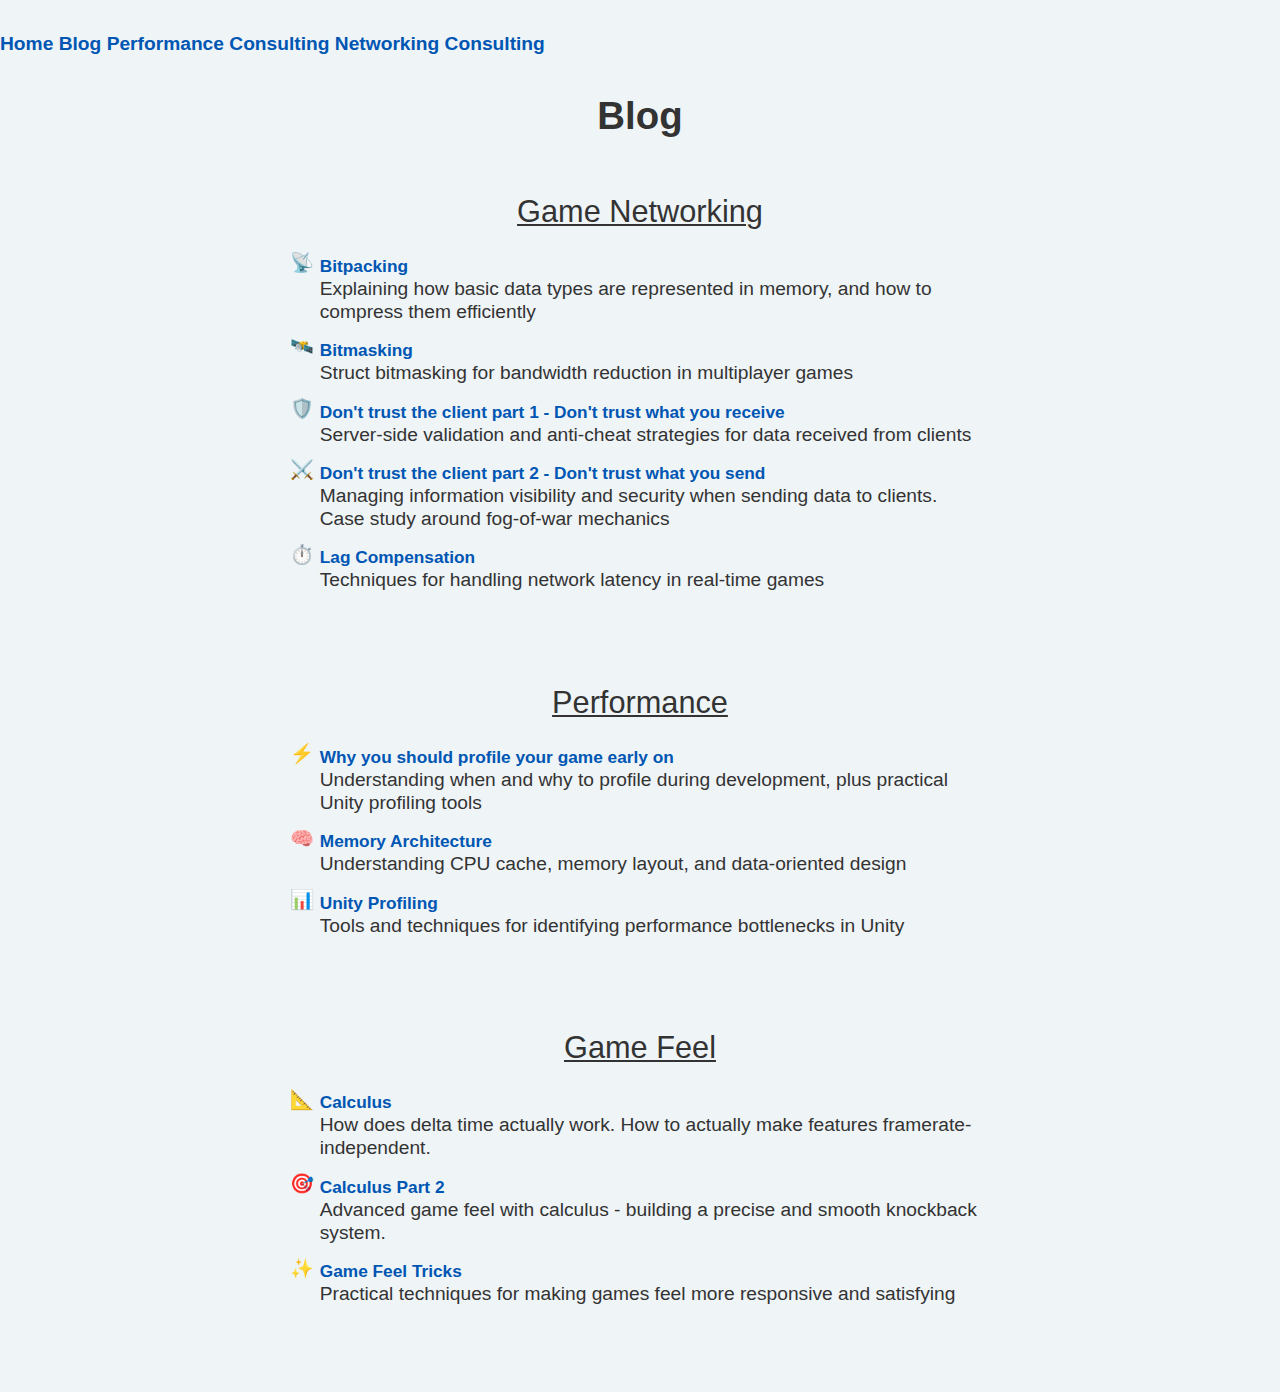
<file: blog/index.html>
<!DOCTYPE html>
<html lang="en">
  <head>
    	<meta charset="utf-8" />
    	<title>Blog - George B. Green's stuff</title>
        <link rel="preconnect" href="https://fonts.googleapis.com">
        <link rel="preconnect" href="https://fonts.gstatic.com" crossorigin>
        <link href="https://fonts.googleapis.com/css2?family=Inter:wght@300;400;500;600;700&display=swap" rel="stylesheet">
        <link rel="stylesheet" type="text/css" href="../style.css" />
	</head>
	<body>
		<nav class="navbar">
			<a href="../index.html">Home</a>
			<a href="./" class="active">Blog</a>
			<a href="../performance.html">Performance Consulting</a>
			<a href="../networking.html">Networking Consulting</a>
		</nav>

		<div class="outer">	
			<div class="middle">
				<div class="inner fade-in">
					<h1>Blog</h1>
					
					<h3 class="fade-in-up">Game Networking</h3>
					<div class="project-lines">
						<div class="line fade-in-up">
							<div class="line-Proj-Container">
								<span class="project-icon">📡</span>
								<div class="proj-text">
									<div class="proj-title">
										<a href="bitpacking.html">Bitpacking</a>
									</div>
									<div class="line-proj-desc">Explaining how basic data types are represented in memory, and how to compress them efficiently</div>
								</div>
							</div>
						</div>

						<div class="line fade-in-up">
							<div class="line-Proj-Container">
								<span class="project-icon">🛰️</span>
								<div class="proj-text">
									<div class="proj-title">
										<a href="bitmasking.html">Bitmasking</a>
									</div>
									<div class="line-proj-desc">Struct bitmasking for bandwidth reduction in multiplayer games</div>
								</div>
							</div>
						</div>

						<div class="line fade-in-up">
							<div class="line-Proj-Container">
								<span class="project-icon">🛡️</span>
								<div class="proj-text">
									<div class="proj-title">
										<a href="dont-trust-the-client.html">Don't trust the client part 1 - Don't trust what you receive</a>
									</div>
									<div class="line-proj-desc">Server-side validation and anti-cheat strategies for data received from clients</div>
								</div>
							</div>
						</div>

						<div class="line fade-in-up">
							<div class="line-Proj-Container">
								<span class="project-icon">⚔️</span>
								<div class="proj-text">
									<div class="proj-title">
										<a href="dont-trust-the-client-part-2.html">Don't trust the client part 2 - Don't trust what you send</a>
									</div>
									<div class="line-proj-desc">Managing information visibility and security when sending data to clients. Case study around fog-of-war mechanics</div>
								</div>
							</div>
						</div>

						<div class="line fade-in-up">
							<div class="line-Proj-Container">
								<span class="project-icon">⏱️</span>
								<div class="proj-text">
									<div class="proj-title">
										<a href="lag-compensation.html">Lag Compensation</a>
									</div>
									<div class="line-proj-desc">Techniques for handling network latency in real-time games</div>
								</div>
							</div>
						</div>
					</div>

					<h3 class="fade-in-up">Performance</h3>
					<div class="project-lines">
						<div class="line fade-in-up">
							<div class="line-Proj-Container">
								<span class="project-icon">⚡</span>
								<div class="proj-text">
									<div class="proj-title">
										<a href="profiling-early.html">Why you should profile your game early on</a>
									</div>
									<div class="line-proj-desc">Understanding when and why to profile during development, plus practical Unity profiling tools</div>
								</div>
							</div>
						</div>

						<div class="line fade-in-up">
							<div class="line-Proj-Container">
								<span class="project-icon">🧠</span>
								<div class="proj-text">
									<div class="proj-title">
										<a href="memory-architecture.html">Memory Architecture</a>
									</div>
									<div class="line-proj-desc">Understanding CPU cache, memory layout, and data-oriented design</div>
								</div>
							</div>
						</div>

						<div class="line fade-in-up">
							<div class="line-Proj-Container">
								<span class="project-icon">📊</span>
								<div class="proj-text">
									<div class="proj-title">
										<a href="profiling.html">Unity Profiling</a>
									</div>
									<div class="line-proj-desc">Tools and techniques for identifying performance bottlenecks in Unity</div>
								</div>
							</div>
						</div>
					</div>

					<h3 class="fade-in-up">Game Feel</h3>
					<div class="project-lines">

						<div class="line fade-in-up">
							<div class="line-Proj-Container">
								<span class="project-icon">📐</span>
								<div class="proj-text">
									<div class="proj-title">
										<a href="calculus.html">Calculus</a>
									</div>
									<div class="line-proj-desc">How does delta time actually work. How to actually make features framerate-independent.</div>
								</div>
							</div>
						</div>

						<div class="line fade-in-up">
							<div class="line-Proj-Container">
								<span class="project-icon">🎯</span>
								<div class="proj-text">
									<div class="proj-title">
										<a href="calculus2.html">Calculus Part 2</a>
									</div>
									<div class="line-proj-desc">Advanced game feel with calculus - building a precise and smooth knockback system.</div>
								</div>
							</div>
						</div>

						<div class="line fade-in-up">
							<div class="line-Proj-Container">
								<span class="project-icon">✨</span>
								<div class="proj-text">
									<div class="proj-title">
										<a href="game-feel-tricks.html">Game Feel Tricks</a>
									</div>
									<div class="line-proj-desc">Practical techniques for making games feel more responsive and satisfying</div>
								</div>
							</div>
						</div>

					</div>
				</div>
			</div>
		</div>
	</body>
</html>
</file>
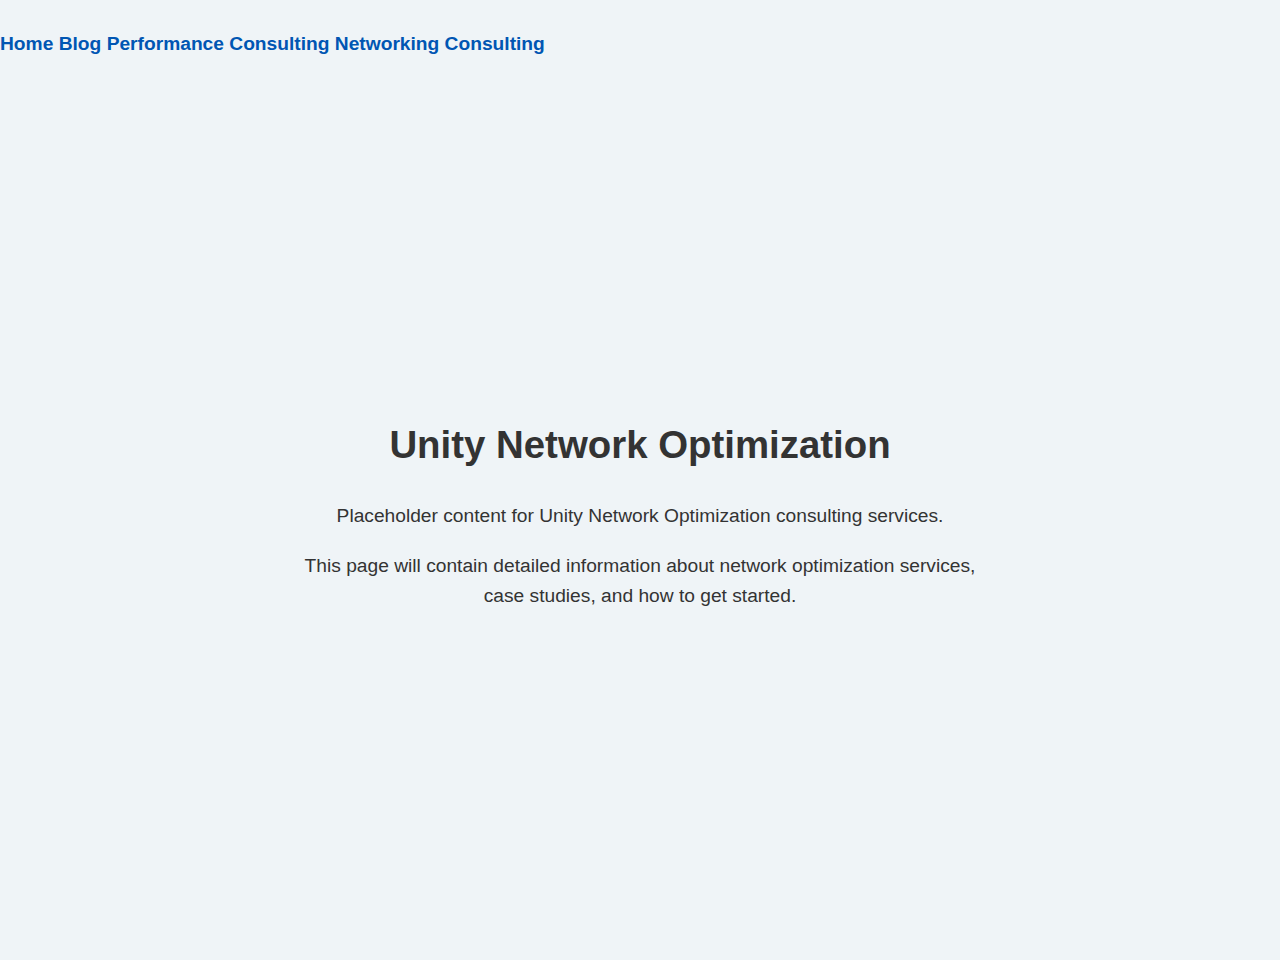
<file: networking.html>
<!DOCTYPE html>
<html lang="en">
  <head>
    	<meta charset="utf-8" />
    	<title>Unity Network Optimization - George B. Green's stuff</title>
        <link rel="preconnect" href="https://fonts.googleapis.com">
        <link rel="preconnect" href="https://fonts.gstatic.com" crossorigin>
        <link href="https://fonts.googleapis.com/css2?family=Inter:wght@300;400;500;600;700&display=swap" rel="stylesheet">
        <link rel="stylesheet" type="text/css" href="style.css" />
	</head>
	<body>
		<nav class="navbar">
            <a href="index.html">Home</a>
            <a href="blog/index.html">Blog</a>
            <a href="performance.html">Performance Consulting</a>
            <a href="networking.html" class="active">Networking Consulting</a>
        </nav>

		<div class="outer">
			<div class="middle">
				<div class="inner fade-in">
					<h1>Unity Network Optimization</h1>
					<p>Placeholder content for Unity Network Optimization consulting services.</p>
					<p>This page will contain detailed information about network optimization services, case studies, and how to get started.</p>
				</div>
			</div>
		</div>
	</body>
</html>
</file>
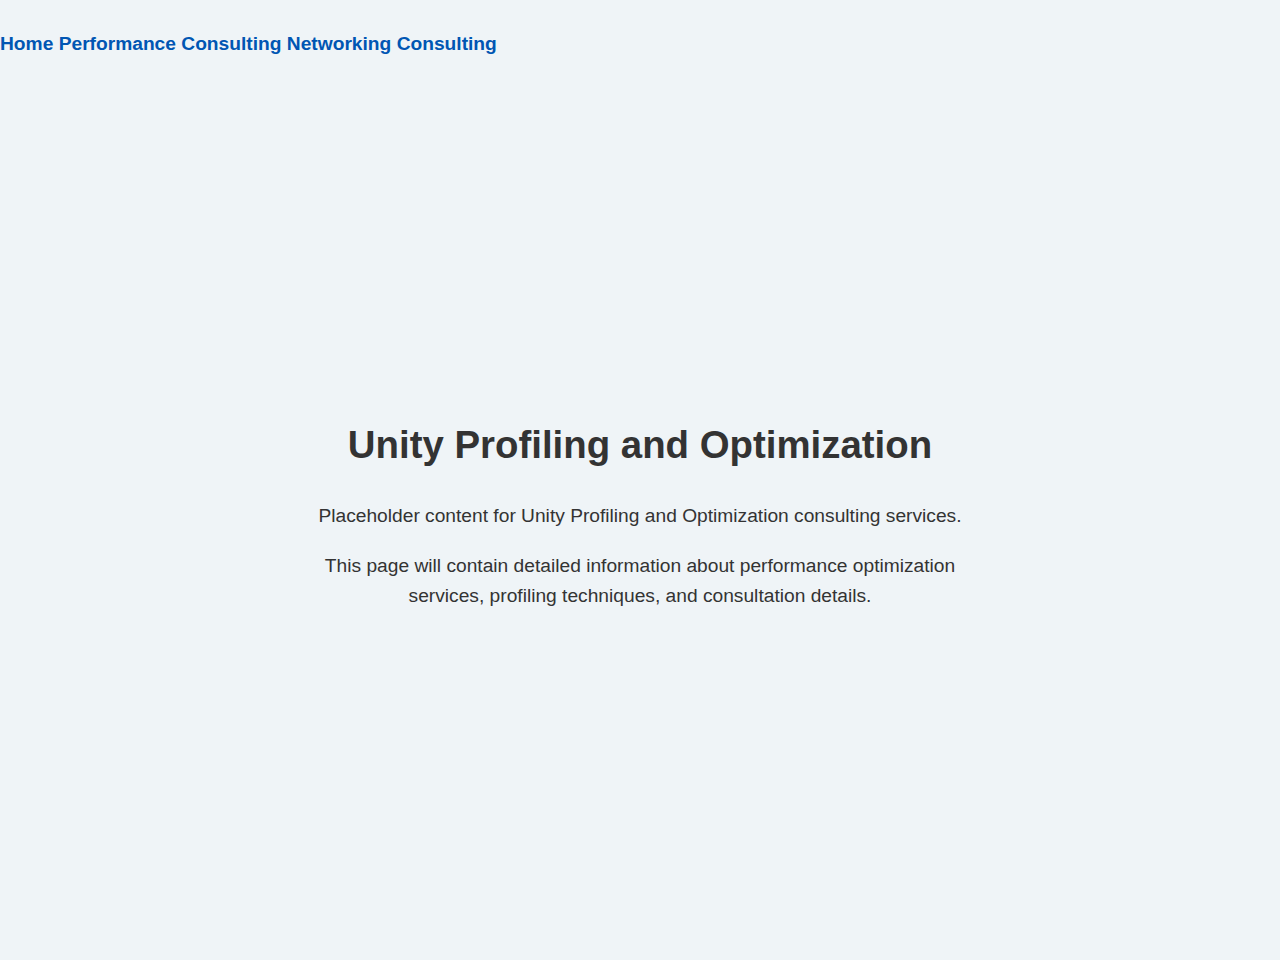
<file: performance.html>
<!DOCTYPE html>
<html lang="en">
  <head>
    	<meta charset="utf-8" />
    	<title>Unity Profiling and Optimization - George B. Green's stuff</title>
        <link rel="preconnect" href="https://fonts.googleapis.com">
        <link rel="preconnect" href="https://fonts.gstatic.com" crossorigin>
        <link href="https://fonts.googleapis.com/css2?family=Inter:wght@300;400;500;600;700&display=swap" rel="stylesheet">
        <link rel="stylesheet" type="text/css" href="style.css" />
	</head>
	<body>
		<nav class="navbar">
			<a href="index.html">Home</a>
			<a href="performance.html" class="active">Performance Consulting</a>
			<a href="networking.html">Networking Consulting</a>
		</nav>

		<div class="outer">
			<div class="middle">
				<div class="inner fade-in">
					<h1>Unity Profiling and Optimization</h1>
					<p>Placeholder content for Unity Profiling and Optimization consulting services.</p>
					<p>This page will contain detailed information about performance optimization services, profiling techniques, and consultation details.</p>
				</div>
			</div>
		</div>
	</body>
</html>
</file>
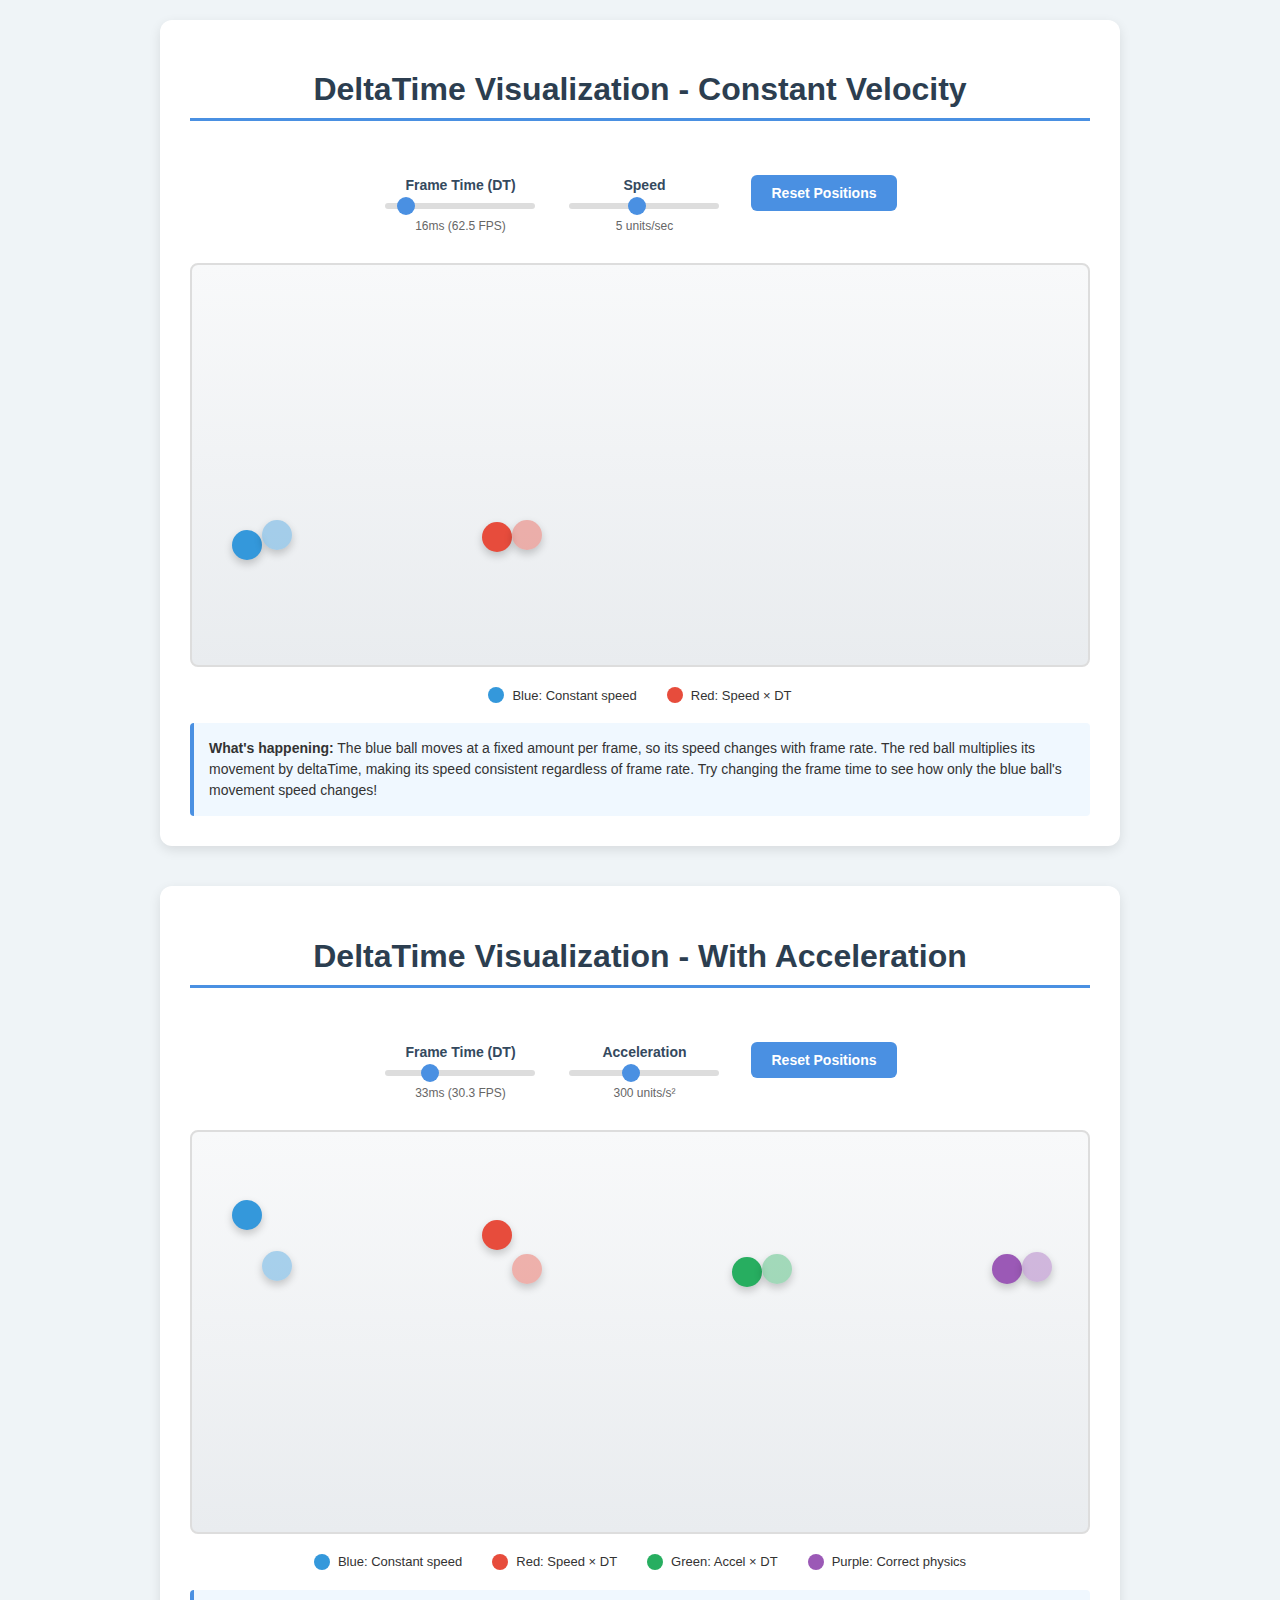
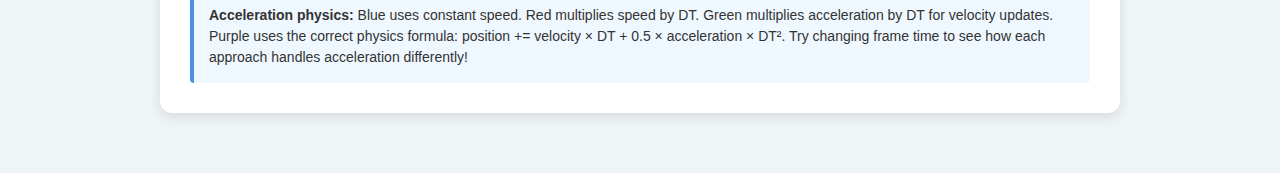
<file: blog/calculus.html>
<!DOCTYPE html>
<html lang="en">
<head>
    <meta charset="UTF-8">
    <meta name="viewport" content="width=device-width, initial-scale=1.0">
    <title>DeltaTime Visualization</title>
    <style>
        body {
            font-family: 'Inter', Arial, sans-serif;
            margin: 0;
            padding: 20px;
            background: #eff4f7;
            color: #333;
        }

        .container {
            max-width: 900px;
            margin: 0 auto 40px auto;
            background: white;
            border-radius: 12px;
            padding: 30px;
            box-shadow: 0 4px 12px rgba(0,0,0,0.1);
        }

        h1 {
            color: #2c3e50;
            text-align: center;
            margin-bottom: 30px;
            border-bottom: 3px solid #4a90e2;
            padding-bottom: 10px;
        }

        .controls {
            display: flex;
            gap: 30px;
            margin-bottom: 30px;
            justify-content: center;
            flex-wrap: wrap;
            align-items: end;
        }

        .control-group {
            display: flex;
            flex-direction: column;
            align-items: center;
            gap: 8px;
        }

        label {
            font-weight: 600;
            color: #34495e;
            font-size: 14px;
        }

        input[type="range"] {
            width: 150px;
            height: 6px;
            border-radius: 3px;
            background: #ddd;
            outline: none;
            -webkit-appearance: none;
        }

        input[type="range"]::-webkit-slider-thumb {
            -webkit-appearance: none;
            appearance: none;
            width: 18px;
            height: 18px;
            border-radius: 50%;
            background: #4a90e2;
            cursor: pointer;
        }

        input[type="range"]::-moz-range-thumb {
            width: 18px;
            height: 18px;
            border-radius: 50%;
            background: #4a90e2;
            cursor: pointer;
            border: none;
        }

        .value-display {
            font-size: 12px;
            color: #666;
            font-weight: 500;
        }

        .reset-button {
            background: #4a90e2;
            color: white;
            border: none;
            padding: 10px 20px;
            border-radius: 6px;
            font-size: 14px;
            font-weight: 600;
            cursor: pointer;
            transition: background 0.3s ease, transform 0.2s ease;
        }

        .reset-button:hover {
            background: #357abd;
            transform: translateY(-1px);
        }

        .reset-button:active {
            transform: translateY(0);
        }

        .visualization {
            border: 2px solid #ddd;
            border-radius: 8px;
            height: 400px;
            position: relative;
            background: linear-gradient(to bottom, #f8f9fa 0%, #e9ecef 100%);
            overflow: hidden;
        }

        .ball {
            width: 30px;
            height: 30px;
            border-radius: 50%;
            position: absolute;
            transition: none;
            box-shadow: 0 4px 8px rgba(0,0,0,0.2);
        }

        .ball-blue {
            background: #3498db;
            left: 40px;
        }

        .ball-blue-ref {
            background: rgba(52, 152, 219, 0.4);
            left: 70px;
        }

        .ball-red {
            background: #e74c3c;
            left: 290px;
        }

        .ball-red-ref {
            background: rgba(231, 76, 60, 0.4);
            left: 320px;
        }

        .ball-green {
            background: #27ae60;
            left: 540px;
        }

        .ball-green-ref {
            background: rgba(39, 174, 96, 0.4);
            left: 570px;
        }

        .ball-purple {
            background: #9b59b6;
            left: 800px;
        }

        .ball-purple-ref {
            background: rgba(155, 89, 182, 0.4);
            left: 830px;
        }

        .legend {
            display: flex;
            justify-content: center;
            gap: 30px;
            margin-top: 20px;
            flex-wrap: wrap;
        }

        .legend-item {
            display: flex;
            align-items: center;
            gap: 8px;
            font-size: 13px;
            font-weight: 500;
        }

        .legend-color {
            width: 16px;
            height: 16px;
            border-radius: 50%;
        }

        .blue { background: #3498db; }
        .red { background: #e74c3c; }
        .green { background: #27ae60; }
        .purple { background: #9b59b6; }

        .info-box {
            background: #f0f8ff;
            border-left: 4px solid #4a90e2;
            padding: 15px;
            margin-top: 20px;
            border-radius: 4px;
            font-size: 14px;
            line-height: 1.5;
        }

        @media (max-width: 600px) {
            .visualization {
                height: 300px;
            }
            
            .ball {
                width: 25px;
                height: 25px;
            }
        }
    </style>
</head>
<body>
    <div id="viz1-container"></div>
    <div id="viz2-container"></div>

    <script>
        class DeltaTimeVisualization {
            constructor(containerId, config = {}) {
                this.containerId = containerId;
                this.config = {
                    title: 'DeltaTime Visualization',
                    balls: {
                        blue: true,
                        blueRef: true,
                        red: true,
                        redRef: true,
                        green: false,
                        greenRef: false,
                        purple: false,
                        purpleRef: false
                    },
                    controls: {
                        deltaTime: true,
                        speed: true,
                        acceleration: false,
                        reset: true
                    },
                    initialValues: {
                        deltaTime: 16,
                        speed: 5,
                        acceleration: 300
                    },
                    ...config
                };

                this.initializeState();
                this.createHTML();
                this.bindEvents();
                this.startAnimation();
            }

            initializeState() {
                this.animationId = null;
                this.lastTime = 0;
                this.accumulator = 0;        // Accumulator for main balls
                this.refAccumulator = 0;     // Accumulator for reference balls
                this.ballStates = {};
                
                // Initialize state for each ball type
                ['blue', 'blueRef', 'red', 'redRef', 'green', 'greenRef', 'purple', 'purpleRef'].forEach(ballType => {
                    if (this.config.balls[ballType]) {
                        this.ballStates[ballType] = {
                            y: 50,
                            velocity: 0,
                            direction: 1  // 1 for down, -1 for up
                        };
                    }
                });
                
                this.targetDeltaTime = this.config.initialValues.deltaTime;
                this.speed = this.config.initialValues.speed;
                this.acceleration = this.config.initialValues.acceleration;
                this.referenceDeltaTime = 1000 / 60; // Exact 60 FPS (16.666...)
                this.ballSize = 30;
                this.bounceHeight = 350;
            }

            createHTML() {
                const container = document.getElementById(this.containerId);
                if (!container) {
                    throw new Error(`Container with id "${this.containerId}" not found`);
                }

                container.className = 'container';
                container.innerHTML = `
                    <h1>${this.config.title}</h1>
                    ${this.createControlsHTML()}
                    <div class="visualization" id="${this.containerId}-viz">
                        ${this.createBallsHTML()}
                    </div>
                    ${this.createLegendHTML()}
                    ${this.createInfoBox()}
                `;

                this.cacheElements();
            }

            createControlsHTML() {
                const controls = [];
                
                if (this.config.controls.deltaTime) {
                    controls.push(`
                        <div class="control-group">
                            <label for="${this.containerId}-deltaTime">Frame Time (DT)</label>
                            <input type="range" id="${this.containerId}-deltaTime" min="8" max="100" value="${this.config.initialValues.deltaTime}" step="1">
                            <div class="value-display"><span id="${this.containerId}-dtValue">${this.config.initialValues.deltaTime}</span>ms (<span id="${this.containerId}-fpsValue">${(1000/this.config.initialValues.deltaTime).toFixed(1)}</span> FPS)</div>
                        </div>
                    `);
                }

                if (this.config.controls.speed) {
                    controls.push(`
                        <div class="control-group">
                            <label for="${this.containerId}-speed">Speed</label>
                            <input type="range" id="${this.containerId}-speed" min="1" max="10" value="${this.config.initialValues.speed}" step="0.5">
                            <div class="value-display"><span id="${this.containerId}-speedValue">${this.config.initialValues.speed}</span> units/sec</div>
                        </div>
                    `);
                }

                if (this.config.controls.acceleration) {
                    controls.push(`
                        <div class="control-group">
                            <label for="${this.containerId}-acceleration">Acceleration</label>
                            <input type="range" id="${this.containerId}-acceleration" min="100" max="600" value="${this.config.initialValues.acceleration}" step="50">
                            <div class="value-display"><span id="${this.containerId}-accelerationValue">${this.config.initialValues.acceleration}</span> units/s²</div>
                        </div>
                    `);
                }

                if (this.config.controls.reset) {
                    controls.push(`
                        <div class="control-group">
                            <label>&nbsp;</label>
                            <button class="reset-button" id="${this.containerId}-reset">Reset Positions</button>
                            <div class="value-display">&nbsp;</div>
                        </div>
                    `);
                }

                return controls.length > 0 ? `<div class="controls">${controls.join('')}</div>` : '';
            }

            createBallsHTML() {
                const balls = [];
                const ballTypes = ['blue', 'blueRef', 'red', 'redRef', 'green', 'greenRef', 'purple', 'purpleRef'];
                
                ballTypes.forEach(ballType => {
                    if (this.config.balls[ballType]) {
                        const className = ballType.includes('Ref') ? 
                            `ball-${ballType.replace('Ref', '')}-ref` : 
                            `ball-${ballType}`;
                        balls.push(`<div class="ball ${className}" id="${this.containerId}-${ballType}Ball"></div>`);
                    }
                });

                return balls.join('');
            }

            createLegendHTML() {
                const legendItems = [];
                
                if (this.config.balls.blue) {
                    legendItems.push(`
                        <div class="legend-item">
                            <div class="legend-color blue"></div>
                            <span>Blue: Constant speed</span>
                        </div>
                    `);
                }
                
                if (this.config.balls.red) {
                    legendItems.push(`
                        <div class="legend-item">
                            <div class="legend-color red"></div>
                            <span>Red: Speed × DT</span>
                        </div>
                    `);
                }
                
                if (this.config.balls.green) {
                    legendItems.push(`
                        <div class="legend-item">
                            <div class="legend-color green"></div>
                            <span>Green: Accel × DT</span>
                        </div>
                    `);
                }
                
                if (this.config.balls.purple) {
                    legendItems.push(`
                        <div class="legend-item">
                            <div class="legend-color purple"></div>
                            <span>Purple: Correct physics</span>
                        </div>
                    `);
                }

                return legendItems.length > 0 ? `<div class="legend">${legendItems.join('')}</div>` : '';
            }

            createInfoBox() {
                if (this.config.controls.acceleration) {
                    return `
                        <div class="info-box">
                            <strong>Acceleration physics:</strong> Blue uses constant speed. Red multiplies speed by DT. 
                            Green multiplies acceleration by DT for velocity updates. Purple uses the correct physics formula: 
                            position += velocity × DT + 0.5 × acceleration × DT². Try changing frame time to see how each approach handles acceleration differently!
                        </div>
                    `;
                } else {
                    return `
                        <div class="info-box">
                            <strong>What's happening:</strong> The blue ball moves at a fixed amount per frame, so its speed changes with frame rate. 
                            The red ball multiplies its movement by deltaTime, making its speed consistent regardless of frame rate. 
                            Try changing the frame time to see how only the blue ball's movement speed changes!
                        </div>
                    `;
                }
            }

            cacheElements() {
                this.elements = {
                    dtSlider: document.getElementById(`${this.containerId}-deltaTime`),
                    speedSlider: document.getElementById(`${this.containerId}-speed`),
                    accelerationSlider: document.getElementById(`${this.containerId}-acceleration`),
                    dtValue: document.getElementById(`${this.containerId}-dtValue`),
                    fpsValue: document.getElementById(`${this.containerId}-fpsValue`),
                    speedValue: document.getElementById(`${this.containerId}-speedValue`),
                    accelerationValue: document.getElementById(`${this.containerId}-accelerationValue`),
                    resetButton: document.getElementById(`${this.containerId}-reset`),
                    balls: {}
                };

                // Cache ball elements
                Object.keys(this.ballStates).forEach(ballType => {
                    this.elements.balls[ballType] = document.getElementById(`${this.containerId}-${ballType}Ball`);
                });
            }

            bindEvents() {
                if (this.elements.dtSlider) {
                    this.elements.dtSlider.addEventListener('input', () => this.updateControls());
                }
                if (this.elements.speedSlider) {
                    this.elements.speedSlider.addEventListener('input', () => this.updateControls());
                }
                if (this.elements.accelerationSlider) {
                    this.elements.accelerationSlider.addEventListener('input', () => this.updateControls());
                }
                if (this.elements.resetButton) {
                    this.elements.resetButton.addEventListener('click', () => this.resetBalls());
                }

                // Handle visibility changes - store handler reference for cleanup
                this.visibilityHandler = () => {
                    if (!document.hidden) {
                        this.startAnimation();
                    } else {
                        this.stopAnimation();
                    }
                };
                document.addEventListener('visibilitychange', this.visibilityHandler);
            }

            updateControls() {
                if (this.elements.dtSlider) {
                    const dt = parseFloat(this.elements.dtSlider.value);
                    this.targetDeltaTime = dt;
                    if (this.elements.dtValue) this.elements.dtValue.textContent = dt;
                    if (this.elements.fpsValue) this.elements.fpsValue.textContent = (1000 / dt).toFixed(1);
                }

                if (this.elements.speedSlider) {
                    const sp = parseFloat(this.elements.speedSlider.value);
                    this.speed = sp;
                    if (this.elements.speedValue) this.elements.speedValue.textContent = sp;
                }

                if (this.elements.accelerationSlider) {
                    const acc = parseFloat(this.elements.accelerationSlider.value);
                    this.acceleration = acc;
                    this.elements.accelerationSlider.value = acc;
                    if (this.elements.accelerationValue) this.elements.accelerationValue.textContent = acc;
                }
            }

            updateBalls(deltaTime, ballTypes) {
                const dtInSeconds = deltaTime / 1000;
                const useAcceleration = this.config.controls.acceleration;
                
                ballTypes.forEach(ballType => {
                    if (!this.config.balls[ballType] || !this.ballStates[ballType]) return;
                    
                    const state = this.ballStates[ballType];
                    const baseBallType = ballType.replace('Ref', '');
                    
                    if (useAcceleration) {
                        switch (baseBallType) {
                            case 'blue':
                                // Constant acceleration per frame (wrong)
                                state.velocity += state.direction * 5;
                                state.y += state.velocity * 0.016; // Assumes 60fps
                                break;
                                
                            case 'red':
                                // Still using simple speed × DT (also wrong for acceleration)
                                state.velocity += state.direction * 5;
                                state.y += state.velocity * dtInSeconds;
                                break;
                                
                            case 'green':
                                // Multiplies acceleration by DT (better but not perfect)
                                state.velocity += state.direction * this.acceleration * dtInSeconds;
                                state.y += state.velocity * dtInSeconds;
                                break;
                                
                            case 'purple':
                                // Correct physics with position integration
                                const oldVelocity = state.velocity;
                                state.velocity += state.direction * this.acceleration * dtInSeconds;
                                // Correct physics: p = p + v*t + 0.5*a*t^2
                                state.y += oldVelocity * dtInSeconds + 0.5 * state.direction * this.acceleration * dtInSeconds * dtInSeconds;
                                break;
                        }
                        
                        this.handleAccelerationBounce(ballType);
                    } else {
                        // Original constant velocity behavior
                        switch (baseBallType) {
                            case 'blue':
                                state.y += state.direction * this.speed;
                                break;
                                
                            case 'red':
                                state.y += state.direction * this.speed * dtInSeconds * 60;
                                break;
                        }
                        
                        this.handleBounce(ballType);
                    }
                    
                    // Update the visual position
                    this.elements.balls[ballType].style.top = state.y + 'px';
                });
            }

            handleBounce(ballType) {
                const state = this.ballStates[ballType];
                if (state.y <= 0) {
                    const overshoot = -state.y;  // How far past 0 we went
                    state.y = overshoot;  // Reflect back by that amount
                    state.direction = 1;
                } else if (state.y >= this.bounceHeight) {
                    const overshoot = state.y - this.bounceHeight;  // How far past boundary we went
                    state.y = this.bounceHeight - overshoot;  // Reflect back by that amount
                    state.direction = -1;
                }
            }

            handleAccelerationBounce(ballType) {
                const state = this.ballStates[ballType];
                if (state.y <= 0 && state.velocity < 0) {
                    const overshoot = -state.y;  // How far past 0 we went
                    state.y = overshoot;  // Reflect position
                    state.velocity = 0;   // Reset velocity for acceleration from rest
                    state.direction = 1;
                } else if (state.y >= this.bounceHeight && state.velocity > 0) {
                    const overshoot = state.y - this.bounceHeight;  // How far past boundary we went
                    state.y = this.bounceHeight - overshoot;  // Reflect position
                    state.velocity = 0;   // Reset velocity for acceleration from rest
                    state.direction = -1;
                }
            }

            animate = (currentTime) => {
                if (this.lastTime === 0) {
                    this.lastTime = currentTime;
                }
                
                const frameTime = Math.min(currentTime - this.lastTime, 100); // Cap at 100ms to prevent spiral
                this.lastTime = currentTime;
                
                // Accumulate time for main balls
                this.accumulator += frameTime;
                
                // Process fixed timesteps for main balls
                while (this.accumulator >= this.targetDeltaTime) {
                    const normalBalls = ['blue', 'red', 'green', 'purple'].filter(b => this.config.balls[b]);
                    if (normalBalls.length > 0) {
                        this.updateBalls(this.targetDeltaTime, normalBalls);
                    }
                    this.accumulator -= this.targetDeltaTime;
                }
                
                // Accumulate time for reference balls
                this.refAccumulator += frameTime;
                
                // Process fixed timesteps for reference balls at 60 FPS
                while (this.refAccumulator >= this.referenceDeltaTime) {
                    const refBalls = ['blueRef', 'redRef', 'greenRef', 'purpleRef'].filter(b => this.config.balls[b]);
                    if (refBalls.length > 0) {
                        this.updateBalls(this.referenceDeltaTime, refBalls);
                    }
                    this.refAccumulator -= this.referenceDeltaTime;
                }
                
                this.animationId = requestAnimationFrame(this.animate);
            }

            startAnimation() {
                this.stopAnimation();
                this.lastTime = 0;
                this.accumulator = 0;
                this.refAccumulator = 0;
                this.animationId = requestAnimationFrame(this.animate);
            }

            stopAnimation() {
                if (this.animationId) {
                    cancelAnimationFrame(this.animationId);
                    this.animationId = null;
                }
            }

            resetBalls() {
                Object.keys(this.ballStates).forEach(ballType => {
                    if (this.config.balls[ballType]) {
                        this.ballStates[ballType] = {
                            y: 50,
                            velocity: 0,
                            direction: 1
                        };
                        this.elements.balls[ballType].style.top = '50px';
                    }
                });
                // Reset accumulators to ensure clean state
                this.accumulator = 0;
                this.refAccumulator = 0;
            }

            destroy() {
                this.stopAnimation();
                if (this.visibilityHandler) {
                    document.removeEventListener('visibilitychange', this.visibilityHandler);
                }
                const container = document.getElementById(this.containerId);
                if (container) {
                    container.innerHTML = '';
                }
            }
        }

        // Create the original visualization (unchanged behavior)
        const viz1 = new DeltaTimeVisualization('viz1-container', {
            title: 'DeltaTime Visualization - Constant Velocity'
        });

        // Create a second visualization with acceleration
        const viz2 = new DeltaTimeVisualization('viz2-container', {
            title: 'DeltaTime Visualization - With Acceleration',
            balls: {
                blue: true,
                blueRef: true,
                red: true,
                redRef: true,
                green: true,
                greenRef: true,
                purple: true,
                purpleRef: true
            },
            controls: {
                deltaTime: true,
                speed: false,
                acceleration: true,
                reset: true
            },
            initialValues: {
                deltaTime: 33,
                speed: 3,
                acceleration: 300
            }
        });
    </script>
</body>
</html>
</file>
<file: style.css>
body {
    background-color: #eff4f7;
    color: #333333;
    font-family: Helvetica, Arial, sans-serif;
    font-size: 1.2em;
    margin: 0;
    margin-top: 1.5em;
    line-height: 1.6;
}
@media screen and (max-device-width: 480px){
    body{
        font-size: 3em;	
        margin-top: 0.4em;
    }
}

.name {
    font-size: 2.2em;
    font-weight: bold;
    color: #000000;
}
.desc {
    font-size: 0.9em;
}
.outer {
    display: table;
    position: absolute;
    height: 100%;
    width: 100%;
}
.middle {
    display: table-cell;
    vertical-align: middle; 
}
.inner {
    text-align: center;
    margin-left: auto;
    margin-right: auto;
    max-width: 700px;
}
@media screen and (max-device-width: 480px){
    .inner{
        max-width: 100%;
    }
}

.main_card {
    padding-bottom: 12px;
    padding-top: 8px;
    border-radius: 64px;
}
.profile_pic {
    margin-bottom: 1em;
}
@media screen and (max-device-width: 480px){
    .profile_pic {
        margin-bottom: 0.1em;
    }
}
    
.profile_pic img {
    display: block;
    margin: auto;
    border-radius: 160px;
    overflow: hidden;
    border-style: solid;
    border-color: #0056b3;
    border-width: 3px;
    width: 12em;
    height: 12em;
}
.social_icon {
    margin-left: 8px;
    margin-right: 8px;
    width: 64px;
    height: 64px;
}
@media screen and (max-device-width: 480px){
    .social_icon{
        margin-left: 16px;
        margin-right: 16px;
    }
}
.social_icons {
    margin-top: 0.1em;
    position: relative;
    display: inline-block;
}
.email{
    font-family: 'Times New Roman', Times, serif;
    font-size: 1em;
}

h3{
    margin-top: 1.3em;
    margin-bottom: 0.4em;
    font-size: 1.6em;
    font-weight: 100;
    text-decoration: underline;
    text-decoration-thickness: from-font;
    text-decoration-color: #333333;
    color: #333333;
}

.h3-small {
    font-size: 1.2em !important;
    margin-top: 2em !important;
    text-align: left;
    margin-left: 0.2em;
}
@media screen and (max-device-width: 480px){
    h3{
        margin-top: 0.7em;
    }
}

.proj-card {
    box-shadow: 0 2px 4px 0 rgba(0,0,0,0.1);
    border-radius: 0.4em;
    transition: transform .3s, box-shadow .3s;
}

.proj-card:hover {
    box-shadow: 0 4px 8px 0 rgba(0,0,0,0.2);
    transform: scale(1.02);
}

.proj-card img{
    width: 300px;
    border-radius: 0.4em;
    transition: filter .3s;
    display: block;
}
@media screen and (max-device-width: 480px){
    .proj-card img{
        width: 512px;
    }
}
.proj-card img:hover{
    filter:brightness(120%);
}
.blob{
    display: inline-block;
    width: 300px;
}
@media screen and (max-device-width: 480px){
    .blob{
        width: 80%;
        padding-bottom: 1em;
    }
}


.line-Proj-Container{
    display: flex;
}
.line{
    display: flex;
    padding-bottom: 0.2em;
}
@media screen and (max-device-width: 480px){
    .line{
        padding-left: 1em;
    }
}
.line .proj-title {
    font-size: 0.9em;
}

.line .proj-desc {
    font-size: 0.7em;
}

.proj-img{
    display: inline-block;
    border: solid 1px #cccccc;
    border-radius: 1em;
    width: 160px;
    height: 90px;
    flex-shrink: 0;
}
.line .proj-text {
    padding: 0.3em;
    line-height: 1.2;
}
.proj-text{
    display: block;
    flex-grow: 1;
}
.proj-desc{
    font-size: 0.8em;
}
.proj-title{
    font-size: 1em;
    font-weight: 500;
    display: inline-block;
}
.proj-title-centered{
    font-size: 1.1em;
    font-weight: 500;
    text-align: center;
}
a{
    color: #0056b3;
    font-weight: bold;
    text-decoration: none;
    transition: color .3s;
}
a:hover {
    color: #007bff;
    text-decoration: underline;
}
.project-blobs{
    display: flex;
    flex-wrap: wrap;
    justify-content: center;
    row-gap: 2em;
    column-gap: 1em;
}
.project-lines{
    margin-bottom: 4em;
    display: flex;
    flex-direction: column;
    text-align: left;
}

.under-name{
    font-size: 1.3em;
    font-weight: 300;
    font-weight: bold;
    color: #0056b3;
}

.blob-large {
    width: calc(600px + 1em);
}

.blob-large .proj-card img {
    width: 100%;
}

@media screen and (max-device-width: 480px){
    .blob-large{
        width: 80%;
    }
}

.blob-large .proj-title-centered {
    font-size: 1.3em;
}

.blob-large .proj-desc {
    font-size: 1em;
}
</file>
